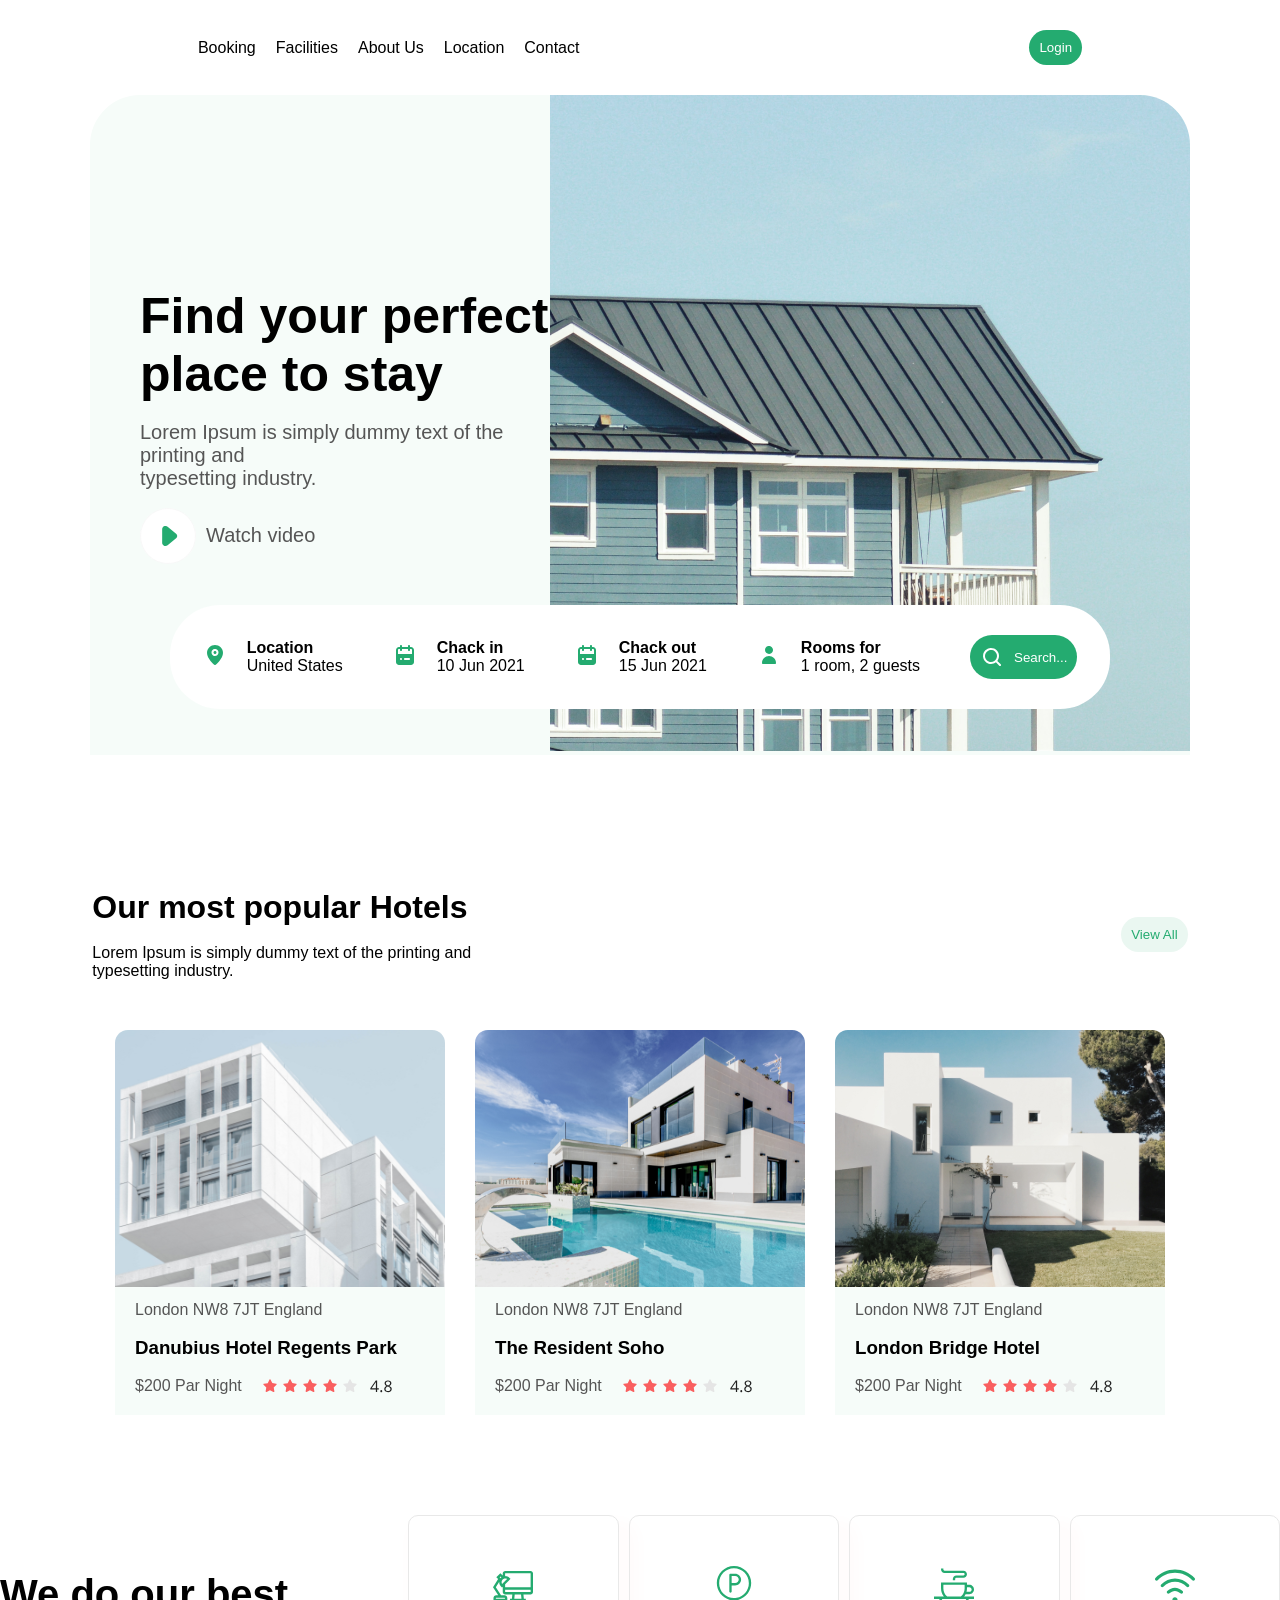
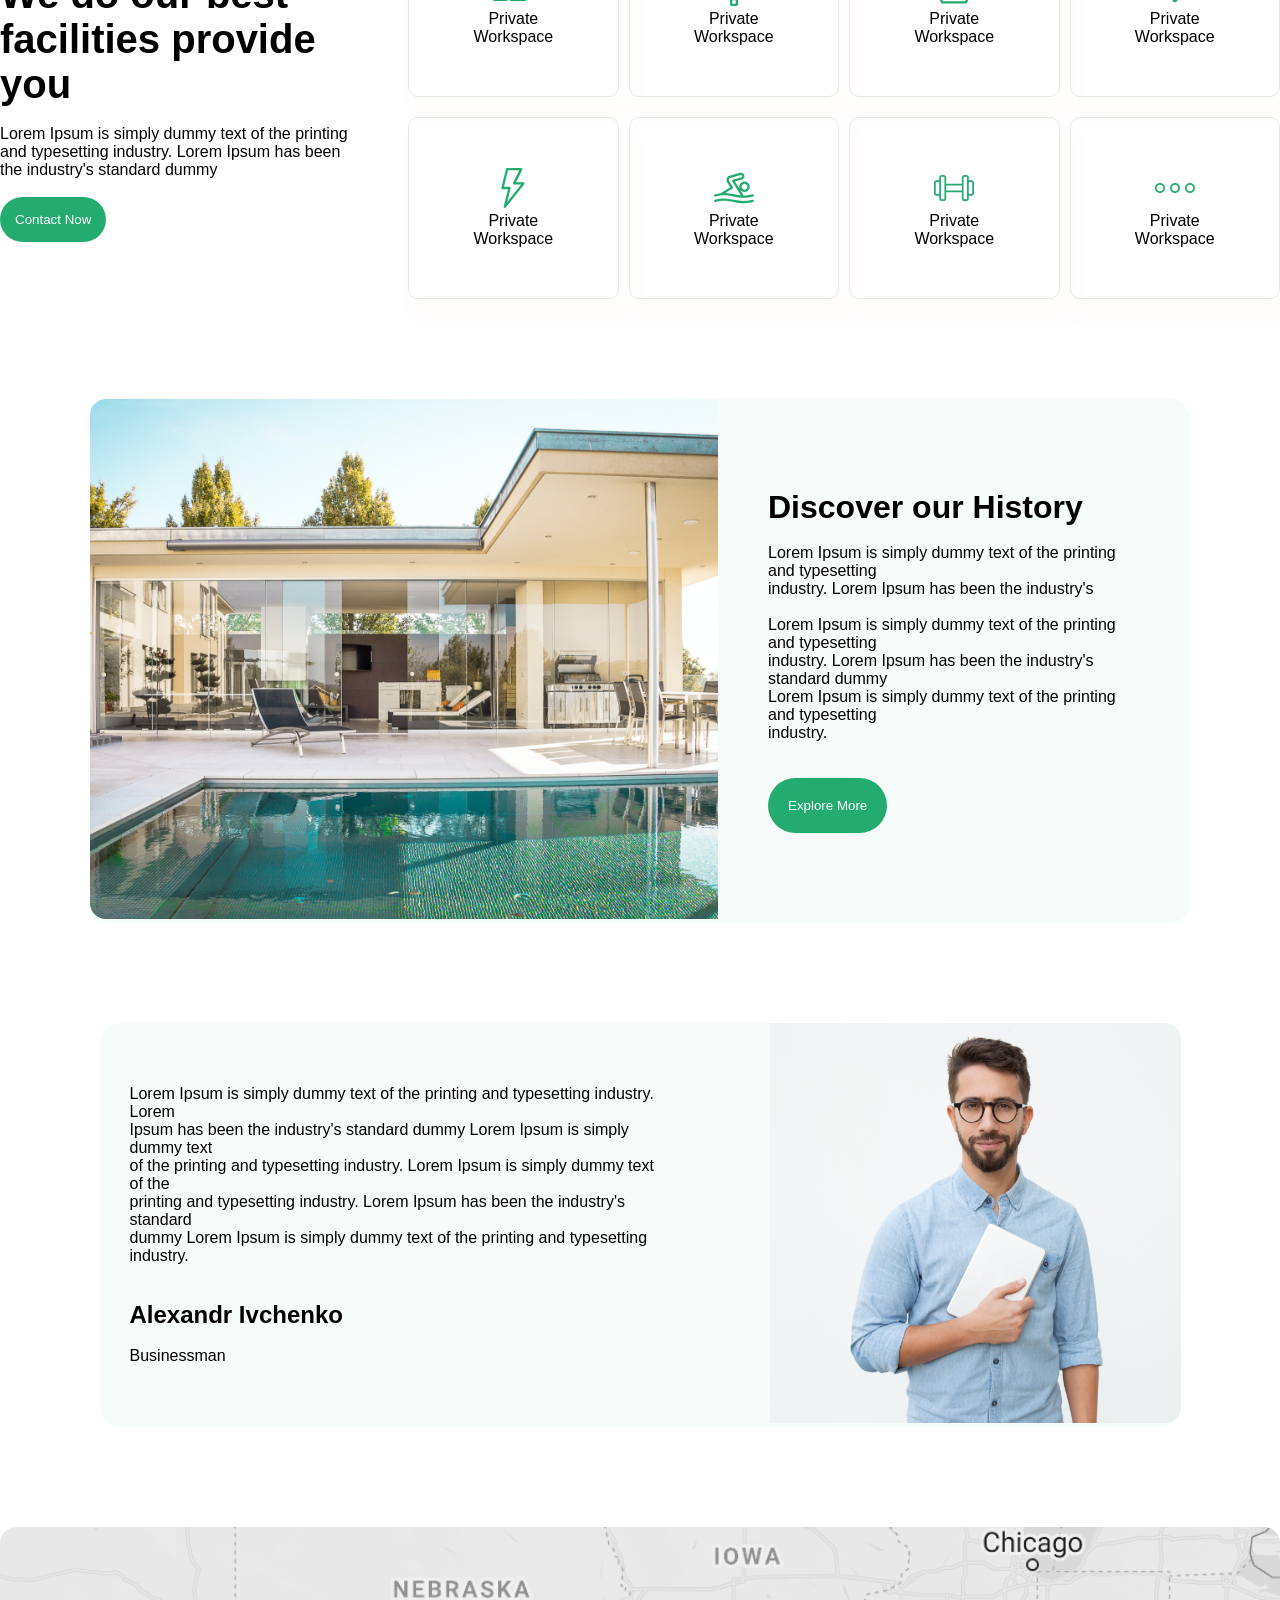
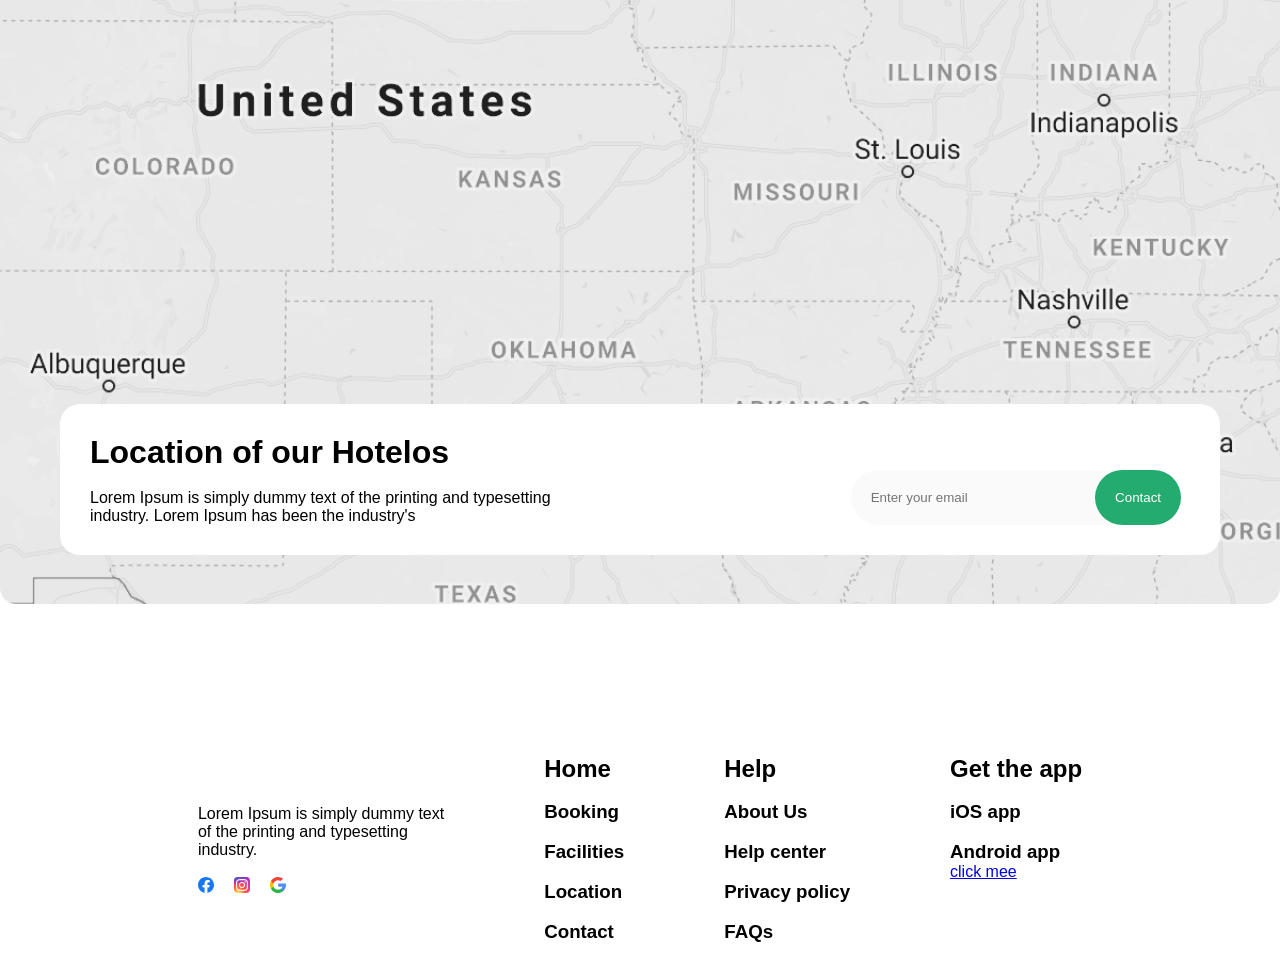
<file: index.html>
<!DOCTYPE html>
<html lang="en">

<head>
    <meta charset="UTF-8">
    <meta name="viewport" content="width=device-width, initial-scale=1.0">
    <title>Document</title>
    <link rel="stylesheet" href="./style.css">
</head>

<body>
    <header>
        <div class="hdr">
            <div class="p">
                <p>Booking</p>
                <p>Facilities</p>
                <p>About Us</p>
                <p>Location</p>
                <p>Contact</p>
            </div>
            <div class="aa">
                <button>Login</button>
            </div>
        </div>
    </header>
    <section>
        <div>
            <div class="flex">
                <div class="a">
                    <h1>Find your perfect <br> place to stay</h1><br>
                    <p>Lorem Ipsum is simply dummy text of the printing and <br> typesetting industry.</p><br>
                    <div class="k">
                        <img src="./video.svg" alt="">
                        <p class="o">Watch video</p>
                    </div>
                </div>
                <div>
                    <img src="./image.svg" alt="">
                </div>
            </div>
        </div>
        <div class="ka">
            <div class="s">
                <div>
                    <img src="./loc.svg" alt="">
                </div>
                <div>
                    <h4>Location</h4>
                    <p>United States</p>
                </div>
            </div>
            <div class="s">
                <div>
                    <img src="./kal.svg" alt="">
                </div>
                <div>
                    <h4>Chack in</h4>
                    <p>10 Jun 2021</p>
                </div>
            </div>
            <div class="s">
                <div>
                    <img src="./kal.svg" alt="">
                </div>
                <div>
                    <h4>Chack out</h4>
                    <p>15 Jun 2021</p>
                </div>
            </div>
            <div class="s">
                <div>
                    <img src="./person.svg" alt="">
                </div>
                <div>
                    <h4>Rooms for</h4>
                    <p>1 room, 2 guests</p>
                </div>
            </div>
            <button class="btn"><img src="./search.svg" alt="">Search...</button>
        </div>
    </section>
    <section1>
        <div class="kw">
            <div>
                <h1>Our most popular Hotels</h1><br>
                <p>Lorem Ipsum is simply dummy text of the printing and <br> typesetting industry.</p>
            </div>
            <div>
                <button class="ff">View All</button>
            </div>
        </div>
        <div class="sec1">
            <div class="d">
                <img class="ok" src="./img1.svg" alt="">
                <div class="os">
                    <p>London NW8 7JT England</p><br>
                    <h3>Danubius Hotel Regents Park</h3><br>
                    <div class="j">
                        <p>$200 Par Night</p>
                        <img src="zvezda.svg" alt="">
                    </div>
                </div>
            </div>
            <div class="d">
                <img class="ok" src="./img2.svg" alt="">
                <div class="os">
                    <p>London NW8 7JT England</p><br>
                    <h3>The Resident Soho</h3><br>
                    <div class="j">
                        <p>$200 Par Night</p>
                        <img src="zvezda.svg" alt="">
                    </div>
                </div>
            </div>
            <div class="d">
                <img class="ok" src="./img3.svg" alt="">
                <div class="os">
                    <p>London NW8 7JT England</p><br>
                    <h3>London Bridge Hotel</h3><br>
                    <div class="j">
                        <p>$200 Par Night</p>
                        <img src="zvezda.svg" alt="">
                    </div>
                </div>
            </div>
        </div>
    </section1>
    <section2>
        <div class="sec2">
            <div>
                <h1 class="kq">We do our best <br> facilities provide you</h1><br>
                <p>Lorem Ipsum is simply dummy text of the printing <br> and typesetting industry. Lorem Ipsum has been
                    <br> the industry's standard dummy
                </p><br>
                <button class="sd">Contact Now</button>
            </div>
            <div class="gg">
                <div class="df">
                    <div class="ox">
                        <img src="icon1.svg" alt="">
                        <p>Private Workspace</p>
                    </div>
                    <div class="ox">
                        <img src="icon2.svg" alt="">
                        <p>Private Workspace</p>
                    </div>
                    <div class="ox">
                        <img src="icon3.svg" alt="">
                        <p>Private Workspace</p>
                    </div>
                    <div class="ox">
                        <img src="icon4.svg" alt="">
                        <p>Private Workspace</p>
                    </div>
                </div>
                <div class="dc">
                    <div class="ox">
                        <img src="icon5.svg" alt="">
                        <p>Private Workspace</p>
                    </div>
                    <div class="ox">
                        <img src="icon6.svg" alt="">
                        <p>Private Workspace</p>
                    </div>
                    <div class="ox">
                        <img src="icon7.svg" alt="">
                        <p>Private Workspace</p>
                    </div>
                    <div class="ox">
                        <img src="icon8.svg" alt="">
                        <p>Private Workspace</p>
                    </div>
                </div>
            </div>
        </div>
    </section2>
    <section3>
        <div class="sec3">
            <div>
                <img src="./img4.svg" alt="">
            </div>
            <div class="oj">
                <h1>Discover our History</h1><br>
                <p>Lorem Ipsum is simply dummy text of the printing and typesetting <br> industry. Lorem Ipsum has been
                    the industry's </p><br>
                <p>Lorem Ipsum is simply dummy text of the printing and typesetting <br> industry. Lorem Ipsum has been
                    the industry's standard dummy <br> Lorem Ipsum is simply dummy text of the printing and typesetting
                    <br> industry.
                </p><br><br>
                <button class="lk">Explore More</button>
            </div>
        </div>
    </section3>
    <section4>
        <div class="sec4">
            <div class="lor">
                <p>Lorem Ipsum is simply dummy text of the printing and typesetting industry. Lorem <br> Ipsum has been
                    the industry's standard dummy Lorem Ipsum is simply dummy text <br> of the printing and typesetting
                    industry. Lorem Ipsum is simply dummy text of the <br> printing and typesetting industry. Lorem
                    Ipsum has been the industry's standard <br> dummy Lorem Ipsum is simply dummy text of the printing
                    and typesetting industry.</p><br><br>
                <h2>Alexandr Ivchenko</h2><br>
                <p>Businessman</p>
            </div>
            <div>
                <img src="./img5.svg" alt="">
            </div>
        </div>
    </section4>
    <section5>
        <div class="sec5">
            <div class="map">
                <img src="./map.svg" alt="">
            </div>
            <div class="hh">
                <div>
                    <h1>Location of our Hotelos</h1><br>
                    <p>Lorem Ipsum is simply dummy text of the printing and typesetting <br> industry. Lorem Ipsum has been
                        the industry's </p>
                </div>
                <div class="if">
                    <input class="inp" placeholder="Enter your email">
                    <button class="ko">Contact</button>
                </div>
            </div>
        </div>
    </section5>
    <footer>
        <div class="ftr">
            <div class="osd">
                <p>Lorem Ipsum is simply dummy text <br> of the printing and typesetting <br> industry.</p><br>
                <div class="icons">
                    <img src="./facebook.svg" alt="">
                    <img src="./instagram.svg" alt="">
                    <img src="./google.svg" alt="">
                </div>
            </div>
            <div>
                <h2>Home</h2><br>
                <h3>Booking</h3><br>
                <h3>Facilities</h3><br>
                <h3>Location</h3><br>
                <h3>Contact</h3><br>
            </div>
            <div>
                <h2>Help</h2><br>
                <h3>About Us</h3><br>
                <h3>Help center</h3><br>
                <h3>Privacy policy</h3><br>
                <h3>FAQs</h3>
            </div>
            <div>
                <h2>Get the app</h2><br>
                <h3>iOS app</h3><br>
                <h3>Android app</h3>
                <a  target="_blank" href="./muhammad.html">click mee</a>
            </div>
        </div>
    </footer>
</body>

</html>
</file>
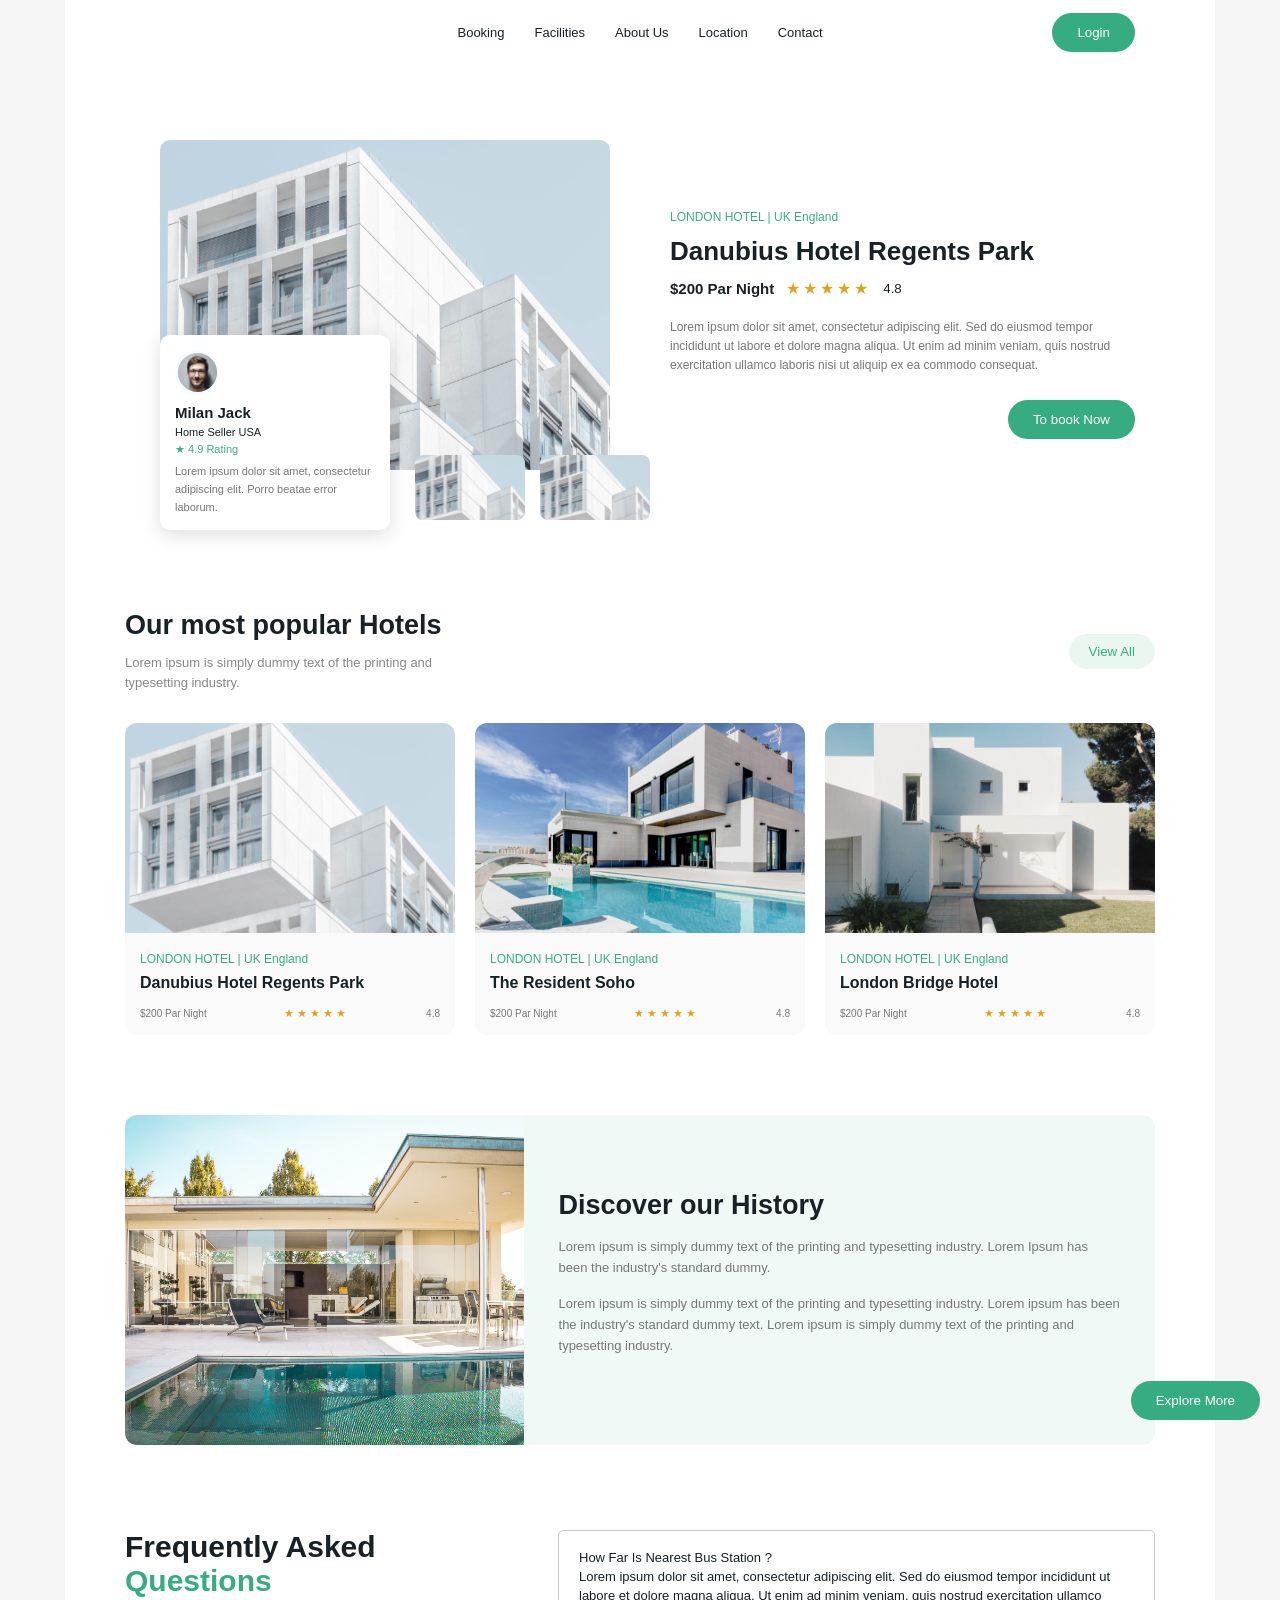
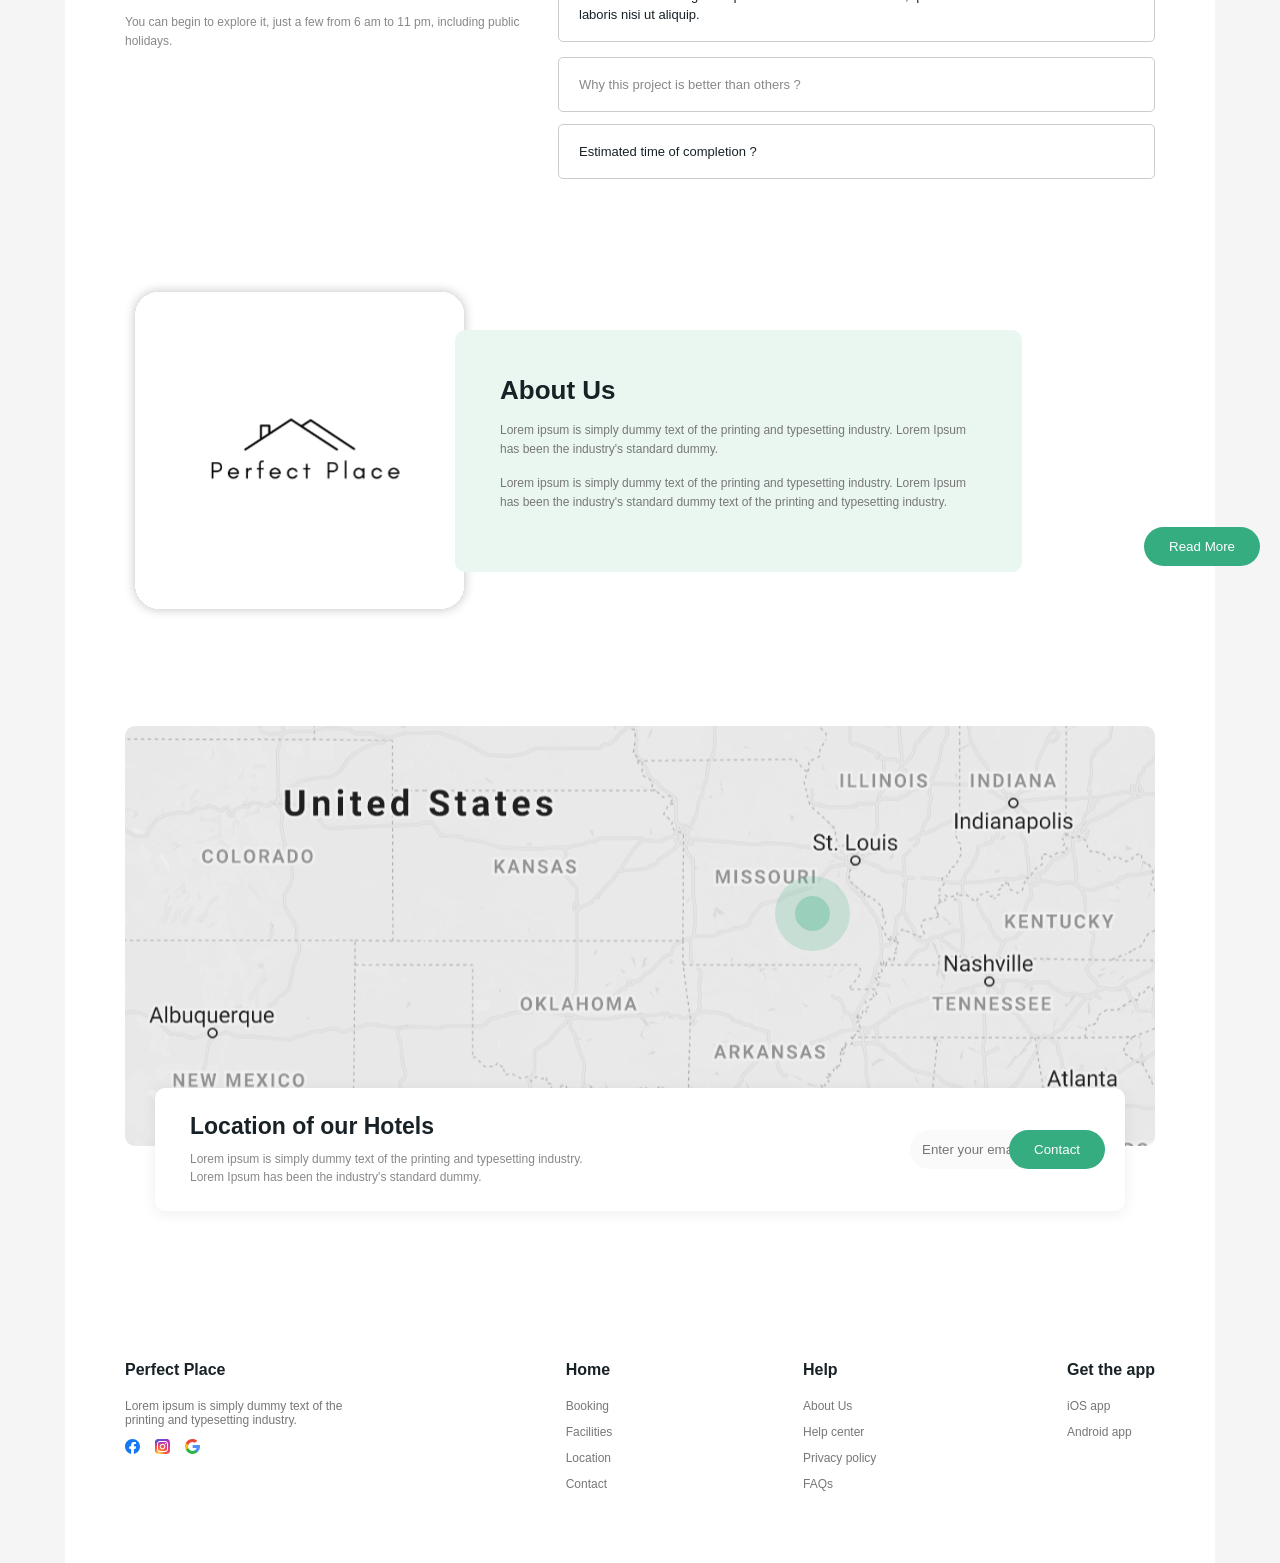
<file: muhammad.html>
<!doctype html>
<html lang="en">
  <head>
    <meta charset="UTF-8" />
    <meta name="viewport" content="width=device-width, initial-scale=1.0" />
    <title>Document</title>
    <link rel="stylesheet" href="./muhammad.css" />
  </head>
  <body>
    <header class="head">
      <div class="nav">
        <div class="menu">
          <p>Booking</p>
          <p>Facilities</p>
          <p>About Us</p>
          <p>Location</p>
          <p>Contact</p>
        </div>

        <button class="btn">Login</button>
      </div>
    </header>

    <div class="content">
      <section class="hero">
        <div class="pic">
          <img src="./image (23).svg" alt="" />
        </div>

        <div class="info">
          <p class="green">LONDON HOTEL | UK England</p>
          <h2>Danubius Hotel Regents Park</h2>

          <div class="rate">
            <h4>$200 Par Night</h4>
            <p>★★★★★</p>
            <small>4.8</small>
          </div>

          <p class="desc">
            Lorem ipsum dolor sit amet, consectetur adipiscing elit. Sed do
            eiusmod tempor incididunt ut labore et dolore magna aliqua. Ut enim
            ad minim veniam, quis nostrud exercitation ullamco laboris nisi ut
            aliquip ex ea commodo consequat.
          </p>

          <button class="btn">To book Now</button>
        </div>

        <div class="review">
          <img src="./Ellipse 1594.svg" alt="" />
          <h4>Milan Jack</h4>
          <p>Home Seller USA</p>
          <p class="green">★ 4.9 Rating</p>
          <small>
            Lorem ipsum dolor sit amet, consectetur adipiscing elit. Porro
            beatae error laborum.
          </small>
        </div>

        <div class="small">
          <img src="./Mask group.svg" alt="" />
          <img src="./Mask group.svg" alt="" />
        </div>
      </section>

      <section class="popular">
        <div class="top">
          <div>
            <h2>Our most popular Hotels</h2>
            <p>
              Lorem ipsum is simply dummy text of the printing and<br />
              typesetting industry.
            </p>
          </div>
          <button class="view">View All</button>
        </div>

        <div class="cards">
          <div class="card">
            <img src="./image (23).svg" alt="" />
            <div class="card-info">
              <p class="green">LONDON HOTEL | UK England</p>
              <h3>Danubius Hotel Regents Park</h3>
              <div class="price">
                <small>$200 Par Night</small>
                <p>★★★★★</p>
                <small>4.8</small>
              </div>
            </div>
          </div>

          <div class="card">
            <img src="./image (24).svg" alt="" />
            <div class="card-info">
              <p class="green">LONDON HOTEL | UK England</p>
              <h3>The Resident Soho</h3>
              <div class="price">
                <small>$200 Par Night</small>
                <p>★★★★★</p>
                <small>4.8</small>
              </div>
            </div>
          </div>

          <div class="card">
            <img src="./image (25).svg" alt="" />
            <div class="card-info">
              <p class="green">LONDON HOTEL | UK England</p>
              <h3>London Bridge Hotel</h3>
              <div class="price">
                <small>$200 Par Night</small>
                <p>★★★★★</p>
                <small>4.8</small>
              </div>
            </div>
          </div>
        </div>
      </section>

      <section class="history">
        <img src="./image (26).svg" alt="" />

        <div class="hist-info">
          <h2>Discover our History</h2>
          <p>
            Lorem ipsum is simply dummy text of the printing and typesetting
            industry. Lorem Ipsum has been the industry's standard dummy.
          </p>
          <p>
            Lorem ipsum is simply dummy text of the printing and typesetting
            industry. Lorem ipsum has been the industry's standard dummy text.
            Lorem ipsum is simply dummy text of the printing and typesetting
            industry.
          </p>
          <button class="btn">Explore More</button>
        </div>
      </section>

      <section class="faq">
        <div class="faq-title">
          <h2>Frequently Asked <span>Questions</span></h2>
          <p>
            You can begin to explore it, just a few from 6 am to 11 pm,
            including public holidays.
          </p>
        </div>

        <div class="questions">
          <div class="question">
            <p>How Far Is Nearest Bus Station ?</p>
            <p>
              Lorem ipsum dolor sit amet, consectetur adipiscing elit. Sed do
              eiusmod tempor incididunt ut labore et dolore magna aliqua. Ut
              enim ad minim veniam, quis nostrud exercitation ullamco laboris
              nisi ut aliquip.
            </p>
          </div>

          <div class="question">
            <p>Why this project is better than others ?</p>
          </div>

          <div class="question">
            <p>Estimated time of completion ?</p>
          </div>
        </div>
      </section>

      <section class="about">
        <img src="./Perfect Place 1.svg" alt="" />
        <div class="about-info">
          <h2>About Us</h2>
          <p>
            Lorem ipsum is simply dummy text of the printing and typesetting
            industry. Lorem Ipsum has been the industry's standard dummy.
          </p>
          <p>
            Lorem ipsum is simply dummy text of the printing and typesetting
            industry. Lorem Ipsum has been the industry's standard dummy text of
            the printing and typesetting industry.
          </p>
          <button class="btn">Read More</button>
        </div>
      </section>

      <section class="location">
        <div class="map">
          <div class="point"></div>
        </div>

        <div class="loc-info">
          <div>
            <h2>Location of our Hotels</h2>
            <p>
              Lorem ipsum is simply dummy text of the printing and typesetting
              industry. Lorem Ipsum has been the industry's standard dummy.
            </p>
          </div>

          <div class="form">
            <input type="email" placeholder="Enter your email" />
            <button class="btn">Contact</button>
          </div>
        </div>
      </section>
    </div>

    <footer class="foot">
      <div class="foot-text">
        <h3>Perfect Place</h3>
        <p>
          Lorem ipsum is simply dummy text of the printing and typesetting
          industry.
        </p>
        <div class="social">
          <img src="./Group 23.svg" alt="" />
          <img src="./Group 24.svg" alt="" />
          <img src="./search 1.svg" alt="" />
        </div>
      </div>

      <div>
        <h3>Home</h3>
        <p>Booking</p>
        <p>Facilities</p>
        <p>Location</p>
        <p>Contact</p>
      </div>

      <div>
        <h3>Help</h3>
        <p>About Us</p>
        <p>Help center</p>
        <p>Privacy policy</p>
        <p>FAQs</p>
      </div>

      <div>
        <h3>Get the app</h3>
        <p>iOS app</p>
        <p>Android app</p>
      </div>
    </footer>
  </body>
</html>
</file>
<file: style.css>
* {
    margin: 0;
    padding: 0;
    font-family: 'Gill Sans', 'Gill Sans MT', Calibri, 'Trebuchet MS', sans-serif;
}

.hdr {
    display: flex;
    align-items: center;
    justify-content: center;
    gap: 450px;
    margin: auto;
    max-width: 1200px;
    padding: 30px;
}

.p {
    display: flex;
    align-items: center;
    justify-content: center;
    gap: 20px;
}

.aa button {
    background-color: #24AB70;
    color: white;
    border: 0;
    border-radius: 50px;
    padding: 10px;
}

.o {
    display: inline;
}

.k {
    display: flex;
    align-items: center;
    gap: 10px;
}

.a h1 {
    font-size: 50px;
}

.a p {
    color: #555555;
    font-size: 20px;
}

.flex {
    display: flex;
    align-items: center;
    justify-content: center;
    background-color: #F6FCF9;
    gap: -10px;
    width: 1100px;
    border-radius: 50px 50px 0px 0px;
    max-width: 1200px;
    margin: 0 auto;
}

.a {
    padding-left: 50px;
}

.s {
    display: flex;
    align-items: center;
    gap: 20px;

}

.btn {
    display: flex;
    align-items: center;
    gap: 10px;
    background-color: #24AB70;
    color: white;
    padding: 10px;
    border: 0;
    border-radius: 50px;
}

.ka {
    display: flex;
    align-items: center;
    justify-content: center;
    gap: 50px;
    padding: 30px;
    position: relative;
    background-color: white;
    top: -150px;
    left: 0px;
    border-radius: 50px;
    max-width: 1200px;
    margin: 0 auto;
    width: 880px;
}

.ff {
    background-color: #EAF7F1;
    padding: 10px;
    border: 0;
    color: #24AB70;
    border-radius: 50px;
}

.kw {
    display: flex;
    align-items: center;
    justify-content: center;
    gap: 650px;
    max-width: 1200px;
    margin: 0 auto;
    padding-top: 30px;
}

.j {
    display: flex;
    align-items: center;
    gap: 20px;
}

.d p {
    color: #555555;
}

.d {
    background-color: #F6FCF9;
    width: 330px;
    border-radius: 50px 50px 0px 0px;
    padding-bottom: 20px;
}

.os {
    padding-left: 20px;
    padding-top: 10px;
}

.sec1 {
    display: flex;
    align-items: center;
    justify-content: center;
    gap: 30px;
    padding-top: 50px;
}

.ok {
    width: 330px;
}

.sd {
    border: 0;
    border-radius: 50px;
    padding: 15px;
    background-color: #24AB70;
    color: white;
}

.kq {
    font-size: 40px;
}

.ox {
    border: 1px solid #E8E8E8;
    padding: 50px 40px;
    text-align: center;
    border-radius: 10px;
    box-shadow: 10px 15px 15px 10px #fffcfc;
}

.df {
    display: flex;
    align-items: center;
    gap: 10px;

}

.dc {
    display: flex;
    align-items: center;
    gap: 10px;
    padding-top: 20px;
}

.sec2 {
    display: flex;
    align-items: center;
    justify-content: center;
    padding-top: 100px;
    gap: 20px;
}

.lk {
    background-color: #24AB70;
    border: 0;
    border-radius: 50px;
    color: white;
    padding: 20px;
}

.sec3 {
    display: flex;
    align-items: center;
    justify-content: center;
    gap: 50px;
    background-color: #F6FCF9;
    width: 1100px;
    max-width: 1200px;
    margin: 0 auto;
    border-radius: 20px;
    margin-top: 100px;
    margin-bottom: 100px;
}

.oj {
    padding-right: 50px;
}

.sec4 {
    display: flex;
    align-items: center;
    justify-content: center;
    gap: 100px;
    background-color: #F6FCF9;
    max-width: 1200px;
    margin: 0 auto;
    width: 1081px;
    border-radius: 20px;
}

.lor {
    padding-left: 30px;
}

.map {
    display: flex;
    align-items: center;
    justify-content: center;
}

.hh {
    display: flex;
    align-items: end;
    gap: 50px;
    position: relative;
    top: -200px;
    left: 0px;
    background-color: white;
    padding: 30px;
    border-radius: 20px;
    width: 1100px;
    max-width: 1200px;
    margin: 0 auto;
}

.inp {
    width: 250px;
    padding: 20px;
    border-radius: 50px;
    border: 0;
    background-color: #FAFAFA;
}

.ko {
    background-color: #24AB70;
    color: white;
    padding: 20px;
    border-radius: 50px;
    border: 0;
    margin-left: -50px;
}

.if {
    padding-left: 250px;
}

.sec5 {
    padding-top: 100px;
}

.icons {
    display: flex;
    gap: 20px;
}

.ftr {
    display: flex;
    justify-content: center;
    gap: 100px;
}

.osd {
    padding-top: 50px;
}
</file>
<file: muhammad.css>
* {
  margin: 0;
  padding: 0;
  box-sizing: border-box;
}

body {
  font-family: Arial, sans-serif;
  color: #172126;
  background: #f5f5f5;
}

.content {
  max-width: 1150px;
  margin: auto;
  padding: 30px 60px;
  background: white;
}

.head {
  max-width: 1150px;
  margin: auto;
  padding: 25px 60px;
  background: white;
}

.nav {
  display: flex;
  align-items: center;
  justify-content: center;
  position: relative;
}

.menu {
  display: flex;
  gap: 30px;
  font-size: 13px;
}

.btn {
  position: absolute;
  right: 20px;
  background: #36ad80;
  color: white;
  border: none;
  border-radius: 25px;
  padding: 12px 25px;
  cursor: pointer;
}

.hero {
  position: relative;
  display: flex;
  align-items: center;
  justify-content: space-between;
  gap: 60px;
  padding: 45px 35px 100px;
}

.pic {
  width: 48%;
  height: 330px;
}

.pic img {
  width: 100%;
  height: 100%;
  object-fit: cover;
  border-radius: 10px;
}

.info {
  width: 48%;
}

.green {
  color: #36ad80;
  font-size: 12px;
}

.info h2 {
  font-size: 26px;
  margin: 12px 0;
}

.rate {
  display: flex;
  align-items: center;
  gap: 12px;
  margin-bottom: 20px;
}

.rate p,
.price p {
  color: goldenrod;
  letter-spacing: 3px;
}

.rate h4 {
  font-size: 15px;
}

.desc {
  font-size: 12px;
  line-height: 19px;
  color: #777;
  margin-bottom: 25px;
}

.info .btn {
  float: right;
}

.review {
  position: absolute;
  left: 35px;
  bottom: 40px;
  width: 230px;
  background: white;
  padding: 15px;
  border-radius: 10px;
  box-shadow: 0 5px 20px #0002;
}

.review img {
  width: 45px;
  height: 45px;
  object-fit: cover;
  border-radius: 50%;
}

.review h4 {
  font-size: 15px;
  margin: 5px 0;
}

.review p {
  font-size: 11px;
  margin-bottom: 5px;
}

.review small {
  font-size: 11px;
  line-height: 16px;
  color: #777;
}

.small {
  position: absolute;
  left: 290px;
  bottom: 50px;
  display: flex;
  gap: 15px;
}

.small img {
  width: 110px;
  height: 65px;
  object-fit: cover;
  border-radius: 8px;
}

.popular {
  padding: 40px 0;
}

.top {
  display: flex;
  align-items: center;
  justify-content: space-between;
  margin-bottom: 30px;
}

.top h2 {
  font-size: 27px;
  margin-bottom: 12px;
}

.top p {
  font-size: 13px;
  color: #888;
  line-height: 20px;
}

.view {
  background: #eaf7f1;
  color: #36ad80;
  border: none;
  border-radius: 20px;
  padding: 10px 20px;
}

.cards {
  display: flex;
  gap: 20px;
}

.card {
  width: 33.33%;
  background: #fafafa;
  border-radius: 12px;
  overflow: hidden;
}

.card img {
  width: 100%;
  height: 210px;
  object-fit: cover;
}

.card-info {
  padding: 15px;
}

.card-info h3 {
  font-size: 16px;
  margin: 8px 0 15px;
}

.price {
  display: flex;
  align-items: center;
  justify-content: space-between;
  gap: 5px;
}

.price small {
  font-size: 10px;
  color: #777;
}

.price p {
  font-size: 11px;
}

.history {
  display: flex;
  align-items: center;
  background: #eff9f5;
  border-radius: 12px;
  overflow: hidden;
  margin: 40px 0;
}

.history img {
  width: 50%;
  height: 330px;
  object-fit: cover;
}

.hist-info {
  padding: 35px;
}

.hist-info h2 {
  font-size: 27px;
  margin-bottom: 15px;
}

.hist-info p {
  color: #777;
  font-size: 13px;
  line-height: 21px;
  margin-bottom: 15px;
}

.hist-info .btn {
  margin-top: 10px;
}

.faq {
  display: flex;
  gap: 35px;
  padding: 45px 0;
}

.faq-title {
  width: 40%;
}

.faq-title h2 {
  font-size: 30px;
  margin-bottom: 15px;
}

.faq-title span {
  color: #36ad80;
}

.faq-title p {
  font-size: 12px;
  line-height: 19px;
  color: #888;
}

.questions {
  width: 60%;
}

.question {
  border: 1px solid #ccc;
  border-radius: 5px;
  margin-bottom: 12px;
  padding: 17px 20px;
}

.question p {
  font-size: 13px;
  line-height: 19px;
}

.question:nth-child(2) {
  color: #888;
  font-size: 12px;
  margin-top: 15px;
}

.about {
  display: flex;
  align-items: center;
  padding: 40px 0;
}

.about img {
  width: 350px;
  height: 350px;
}

.about-info {
  width: 55%;
  background: #eaf7f1;
  padding: 45px;
  border-radius: 10px;
  margin-left: -20px;
}

.about-info h2 {
  font-size: 26px;
  margin-bottom: 15px;
}

.about-info p {
  font-size: 12px;
  line-height: 19px;
  color: #777;
  margin-bottom: 15px;
}

.location {
  margin: 60px 0;
  position: relative;
  padding-bottom: 65px;
}

.map {
  height: 420px;
  background: #e8e8e8;
  background-image: url("./map.svg");
  background-size: cover;
  background-position: center;
  border-radius: 10px;
  display: flex;
  align-items: center;
  justify-content: center;
}

.map h2 {
  font-size: 30px;
  letter-spacing: 4px;
}

.point {
  position: absolute;
  left: 65%;
  top: 35%;
  width: 35px;
  height: 35px;
  border-radius: 50%;
  background: #36ad8070;
  box-shadow: 0 0 0 20px #36ad8030;
}

.loc-info {
  position: absolute;
  bottom: 0;
  left: 30px;
  right: 30px;
  background: white;
  padding: 25px 35px;
  border-radius: 10px;
  box-shadow: 0 3px 15px #0001;
  display: flex;
  align-items: center;
  justify-content: space-between;
  gap: 25px;
}

.loc-info h2 {
  font-size: 23px;
  margin-bottom: 10px;
}

.loc-info p {
  font-size: 12px;
  line-height: 18px;
  color: #888;
  max-width: 400px;
}

.form {
  display: flex;
  gap: 10px;
}

.form input {
  width: 180px;
  border: none;
  outline: none;
  background: #fafafa;
  padding: 12px;
  border-radius: 20px;
}

.foot {
  max-width: 1150px;
  margin: auto;
  padding: 60px;
  background: white;
  display: flex;
  justify-content: space-between;
  gap: 35px;
}

.foot h3 {
  font-size: 16px;
  margin-bottom: 20px;
}

.foot p {
  color: #777;
  font-size: 12px;
  margin-bottom: 12px;
}

.foot-text {
  max-width: 250px;
}

.social {
  display: flex;
  align-items: center;
  gap: 15px;
}

.social img {
  width: 15px;
  height: 15px;
}

@media (max-width: 700px) {
  .content {
    padding: 20px;
  }

  .head {
    padding: 20px;
  }

  .nav {
    flex-wrap: wrap;
    gap: 20px;
  }

  .menu {
    order: 3;
    width: 100%;
    justify-content: space-between;
    gap: 10px;
    font-size: 11px;
  }

  .hero {
    flex-direction: column;
    padding: 30px 0 130px;
    gap: 25px;
  }

  .pic,
  .info {
    width: 100%;
  }

  .pic {
    height: 250px;
  }

  .info h2 {
    font-size: 23px;
  }

  .review {
    left: 0;
    bottom: 30px;
    width: 200px;
  }

  .small {
    left: auto;
    right: 0;
    bottom: 45px;
  }

  .small img {
    width: 55px;
    height: 45px;
  }

  .top h2 {
    font-size: 21px;
  }

  .top p {
    font-size: 11px;
  }

  .cards {
    flex-direction: column;
  }

  .card {
    width: 100%;
  }

  .card img {
    height: 230px;
  }

  .history {
    flex-direction: column;
  }

  .history img {
    width: 100%;
    height: 230px;
  }

  .hist-info {
    padding: 25px;
  }

  .hist-info h2 {
    font-size: 23px;
  }

  .faq {
    flex-direction: column;
    gap: 25px;
  }

  .faq-title,
  .questions {
    width: 100%;
  }

  .faq-title h2 {
    font-size: 26px;
  }

  .about {
    flex-direction: column;
    gap: 0;
  }

  .about-logo,
  .about-info {
    width: 100%;
  }

  .about-logo {
    height: 220px;
  }

  .about-info {
    margin-left: 0;
    padding: 25px;
  }

  .location {
    margin: 40px 0;
    padding-bottom: 0;
  }

  .map {
    height: 300px;
  }

  .map h2 {
    font-size: 20px;
  }

  .loc-info {
    position: static;
    flex-direction: column;
    align-items: flex-start;
    padding: 20px;
    gap: 20px;
  }

  .loc-info h2 {
    font-size: 20px;
  }

  .form {
    width: 100%;
  }

  .form input {
    width: 100%;
  }

  .foot {
    padding: 30px 20px;
    flex-wrap: wrap;
    gap: 30px;
  }

  .foot-text {
    width: 100%;
  }
}
</file>
